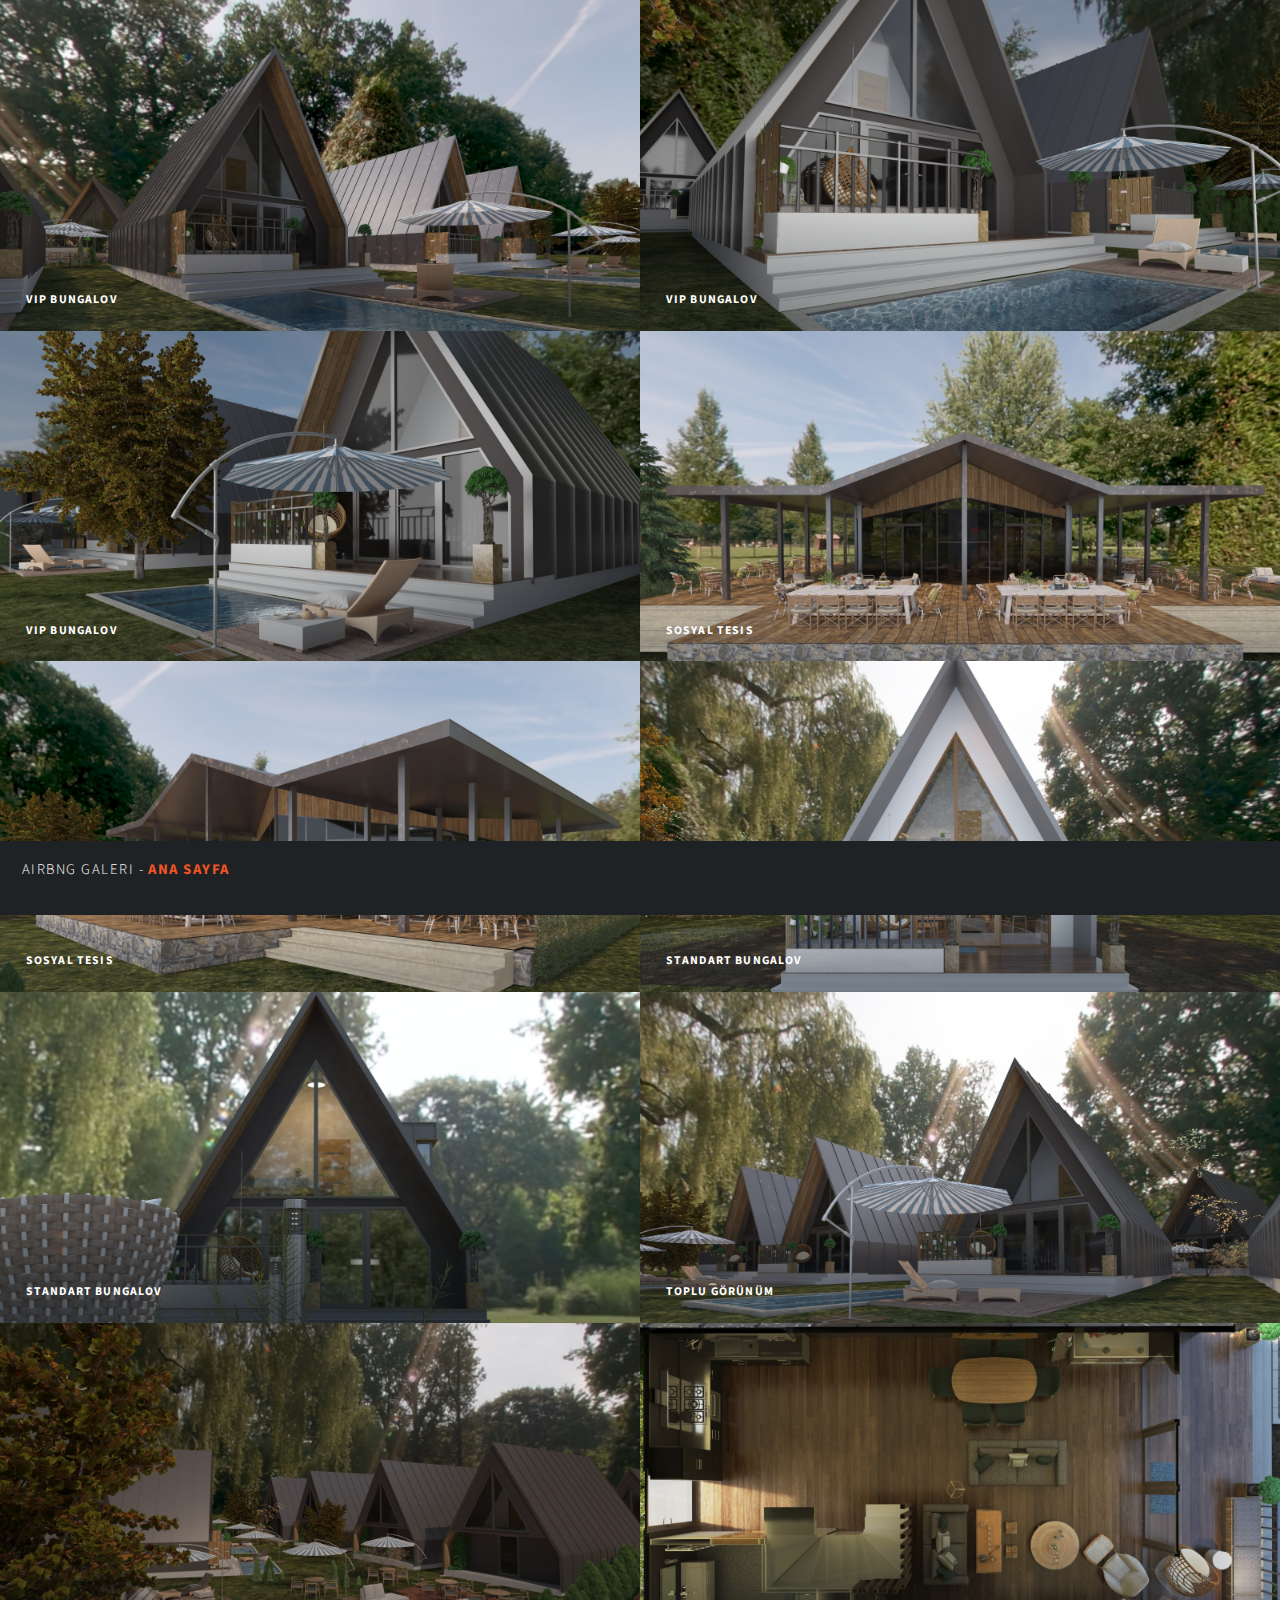
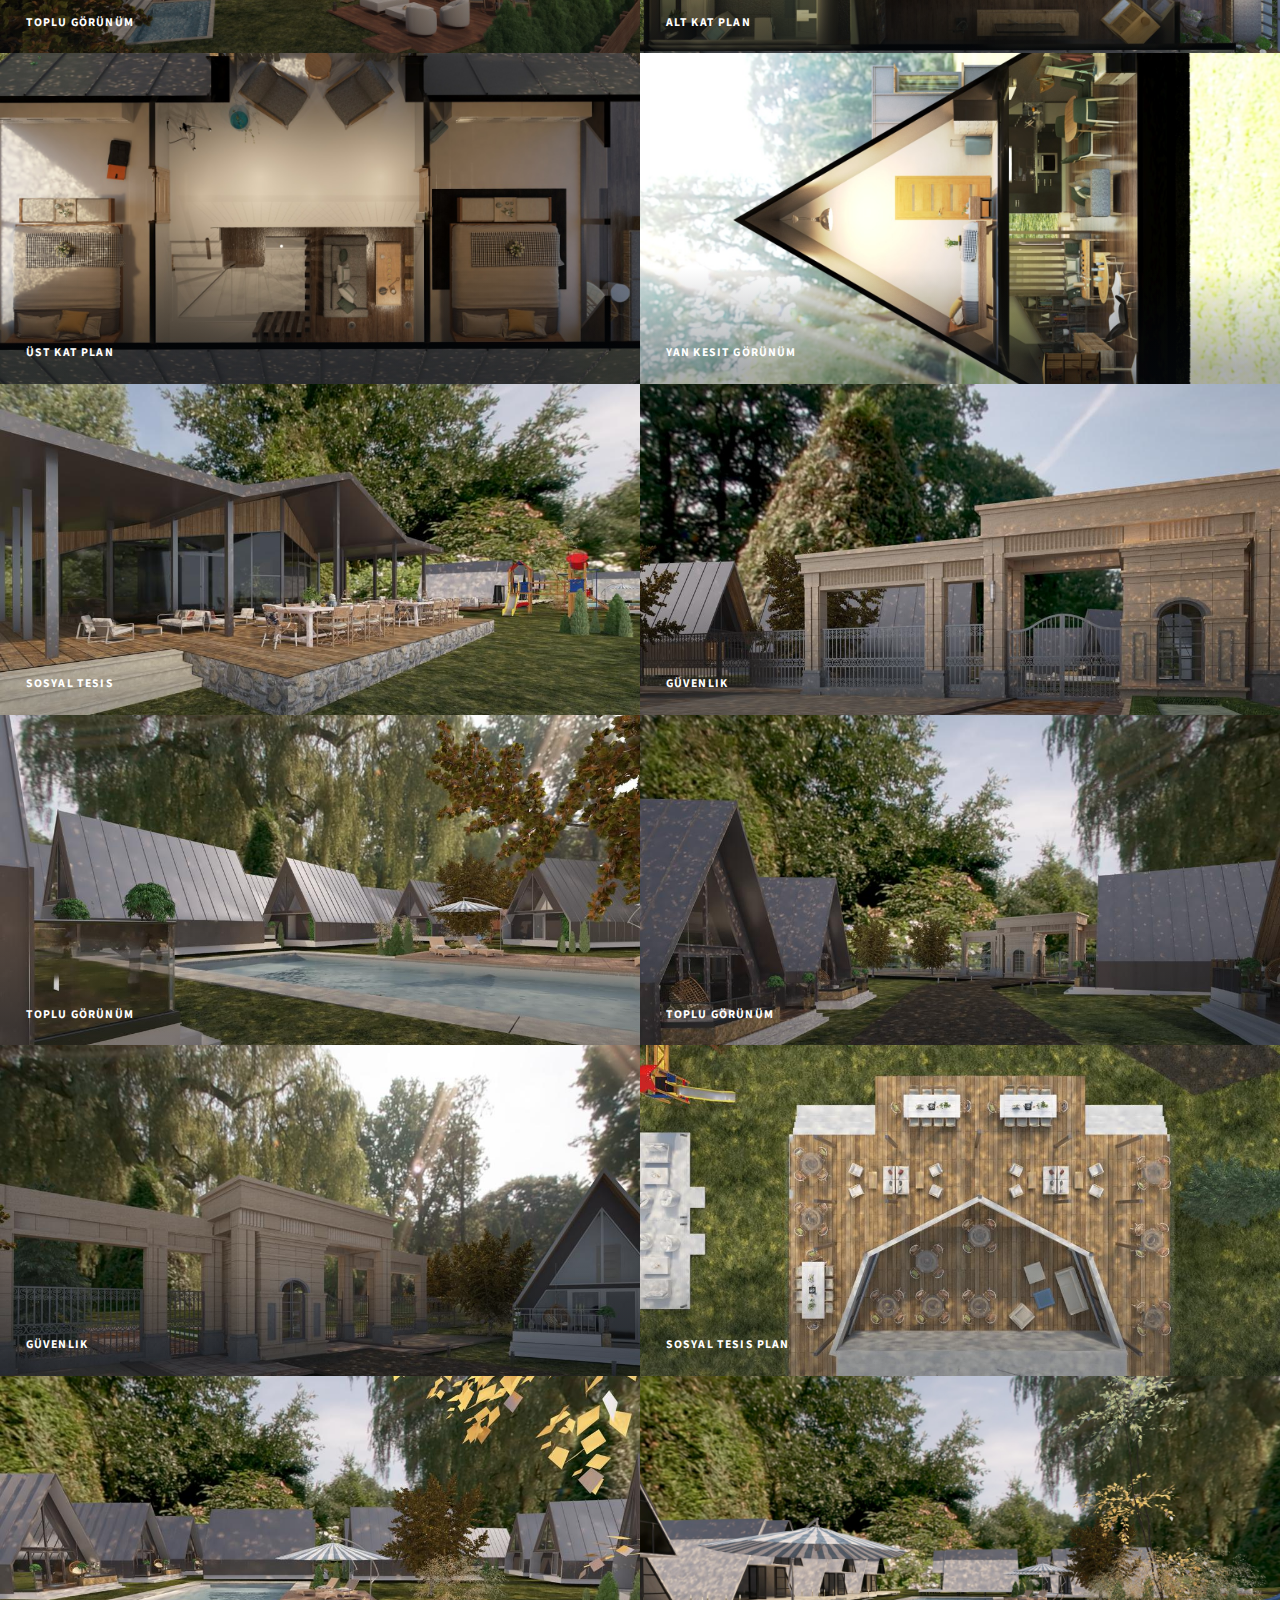
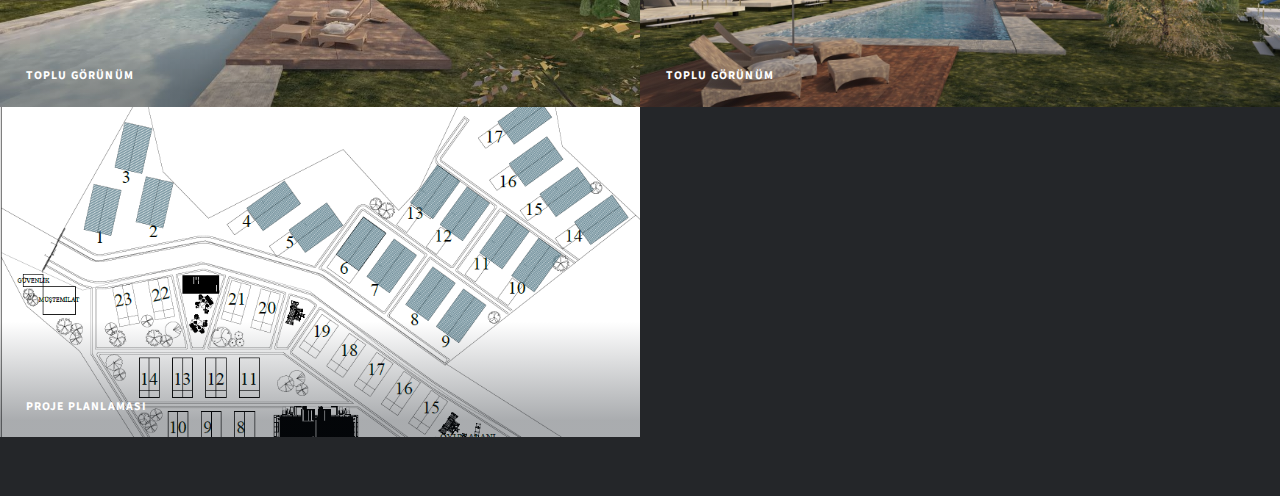
<file: index-gallery.html>
<!DOCTYPE HTML>

<html>
	<head>
		<title>Airbng | Galeri</title>
		<link rel="icon" type="image/x-icon" href="assets/images/favicon.png">
		
		<meta charset="utf-8" />
		<meta name="viewport" content="width=device-width, initial-scale=1, user-scalable=no" />
		<link rel="stylesheet" href="assets/css/main.css" />
		<noscript><link rel="stylesheet" href="assets/css/noscript.css" /></noscript>
	</head>
	<body class="is-preload">

		<!-- Wrapper -->
			<div id="wrapper">

				<!-- Header -->
					<header id="header">
						<h1><a href="index.html"><strong>Airbng Galeri - </strong> <span style="color:#F35525 ;font-weight:bold;">Ana Sayfa</span> </a></h1>
						
					</header>

				<!-- Main -->
					<div id="main">
						<article class="thumb">
							<a href="images/fulls/01.jpg" class="image"><img src="images/thumbs/01.jpg" alt="" /></a>
							<h2>VIP Bungalov</h2>
							<!-- <p>Nunc blandit nisi ligula magna sodales lectus elementum non. Integer id venenatis velit.</p> -->
						</article>
						<article class="thumb">
							<a href="images/fulls/02.jpg" class="image"><img src="images/thumbs/02.jpg" alt="" /></a>
							<h2>VIP Bungalov</h2>
							<!-- <p>Nunc blandit nisi ligula magna sodales lectus elementum non. Integer id venenatis velit.</p> -->
						</article>
						<article class="thumb">
							<a href="images/fulls/03.jpg" class="image"><img src="images/thumbs/03.jpg" alt="" /></a>
							<h2>VIP Bungalov</h2>
							<!-- <p>Nunc blandit nisi ligula magna sodales lectus elementum non. Integer id venenatis velit.</p> -->
						</article>
						<article class="thumb">
							<a href="images/fulls/04.jpg" class="image"><img src="images/thumbs/04.jpg" alt="" /></a>
							<h2>Sosyal Tesis</h2>
							<!-- <p>Nunc blandit nisi ligula magna sodales lectus elementum non. Integer id venenatis velit.</p> -->
						</article>
						<article class="thumb">
							<a href="images/fulls/05.jpg" class="image"><img src="images/thumbs/05.jpg" alt="" /></a>
							<h2>Sosyal Tesis</h2>
							<!-- <p>Nunc blandit nisi ligula magna sodales lectus elementum non. Integer id venenatis velit.</p> -->
						</article>
						<article class="thumb">
							<a href="images/fulls/06.jpg" class="image"><img src="images/thumbs/06.jpg" alt="" /></a>
							<h2>Standart Bungalov</h2>
							<!-- <p>Nunc blandit nisi ligula magna sodales lectus elementum non. Integer id venenatis velit.</p> -->
						</article>
						<article class="thumb">
							<a href="images/fulls/07.jpg" class="image"><img src="images/thumbs/07.jpg" alt="" /></a>
							<h2>Standart Bungalov</h2>
							<!-- <p>Nunc blandit nisi ligula magna sodales lectus elementum non. Integer id venenatis velit.</p> -->
						</article>
						<article class="thumb">
							<a href="images/fulls/08.jpg" class="image"><img src="images/thumbs/08.jpg" alt="" /></a>
							<h2>Toplu Görünüm</h2>
							<!-- <p>Nunc blandit nisi ligula magna sodales lectus elementum non. Integer id venenatis velit.</p> -->
						</article>
						<article class="thumb">
							<a href="images/fulls/09.jpg" class="image"><img src="images/thumbs/09.jpg" alt="" /></a>
							<h2>Toplu Görünüm</h2>
							<!-- <p>Nunc blandit nisi ligula magna sodales lectus elementum non. Integer id venenatis velit.</p> -->
						</article>
						<article class="thumb">
							<a href="images/fulls/10.jpg" class="image"><img src="images/thumbs/10.jpg" alt="" /></a>
							<h2>Alt Kat Plan</h2>
							<!-- <p>Nunc blandit nisi ligula magna sodales lectus elementum non. Integer id venenatis velit.</p> -->
						</article>
						<article class="thumb">
							<a href="images/fulls/11.jpg" class="image"><img src="images/thumbs/11.jpg" alt="" /></a>
							<h2>Üst Kat Plan</h2>
							<!-- <p>Nunc blandit nisi ligula magna sodales lectus elementum non. Integer id venenatis velit.</p> -->
						</article>
						<article class="thumb">
							<a href="images/fulls/12.jpg" class="image"><img src="images/thumbs/12.jpg" alt="" /></a>
							<h2>Yan Kesit Görünüm</h2>
							<!-- <p>Nunc blandit nisi ligula magna sodales lectus elementum non. Integer id venenatis velit.</p> -->
						</article>
						<article class="thumb">
							<a href="images/fulls/13.jpg" class="image"><img src="images/thumbs/13.jpg" alt="" /></a>
							<h2>Sosyal Tesis</h2>
							<!-- <p>Nunc blandit nisi ligula magna sodales lectus elementum non. Integer id venenatis velit.</p> -->
						</article>
						<article class="thumb">
							<a href="images/fulls/14.jpg" class="image"><img src="images/thumbs/14.jpg" alt="" /></a>
							<h2>Güvenlik</h2>
							<!-- <p>Nunc blandit nisi ligula magna sodales lectus elementum non. Integer id venenatis velit.</p> -->
						</article>
						<article class="thumb">
							<a href="images/fulls/15.jpg" class="image"><img src="images/thumbs/15.jpg" alt="" /></a>
							<h2>Toplu Görünüm</h2>
							<!-- <p>Nunc blandit nisi ligula magna sodales lectus elementum non. Integer id venenatis velit.</p> -->
						</article>
						<article class="thumb">
							<a href="images/fulls/16.jpg" class="image"><img src="images/thumbs/16.jpg" alt="" /></a>
							<h2>Toplu Görünüm</h2>
							<!-- <p>Nunc blandit nisi ligula magna sodales lectus elementum non. Integer id venenatis velit.</p> -->
						</article>
						<article class="thumb">
							<a href="images/fulls/17.jpg" class="image"><img src="images/thumbs/17.jpg" alt="" /></a>
							<h2>Güvenlik</h2>
							<!-- <p>Nunc blandit nisi ligula magna sodales lectus elementum non. Integer id venenatis velit.</p> -->
						</article>
						<article class="thumb">
							<a href="images/fulls/18.jpg" class="image"><img src="images/thumbs/18.jpg" alt="" /></a>
							<h2>Sosyal Tesis Plan</h2>
							<!-- <p>Nunc blandit nisi ligula magna sodales lectus elementum non. Integer id venenatis velit.</p> -->
						</article>
						<article class="thumb">
							<a href="images/fulls/19.jpg" class="image"><img src="images/thumbs/19.jpg" alt="" /></a>
							<h2>Toplu Görünüm</h2>
							<!-- <p>Nunc blandit nisi ligula magna sodales lectus elementum non. Integer id venenatis velit.</p> -->
						</article>
						<article class="thumb">
							<a href="images/fulls/20.jpg" class="image"><img src="images/thumbs/20.jpg" alt="" /></a>
							<h2>Toplu Görünüm</h2>
							<!-- <p>Nunc blandit nisi ligula magna sodales lectus elementum non. Integer id venenatis velit.</p> -->
						</article>
						<article class="thumb">
							<a href="images/fulls/21.png" class="image"><img src="images/thumbs/21.png" alt="" /></a>
							<h2>Proje Planlaması</h2>
							<!-- <p>Nunc blandit nisi ligula magna sodales lectus elementum non. Integer id venenatis velit.</p> -->
						</article>
					</div>

			</div>

		<!-- Scripts -->
			<script src="assets/js/jquery.min.js"></script>
			<script src="assets/js/jquery.poptrox.min.js"></script>
			<script src="assets/js/browser.min.js"></script>
			<script src="assets/js/breakpoints.min.js"></script>
			<script src="assets/js/util.js"></script>
			<script src="assets/js/main.js"></script>

	</body>

	<style>
		h2{
			font-weight: bold;
		}
	</style>
</html>
</file>
<file: assets/css/noscript.css>
/*
	Multiverse by HTML5 UP
	html5up.net | @ajlkn
	Free for personal and commercial use under the CCA 3.0 license (html5up.net/license)
*/

/* Wrapper */

	body.is-preload #wrapper:before {
		display: none;
	}

/* Main */

	body.is-preload #main .thumb {
		pointer-events: auto;
		opacity: 1;
	}

/* Header */

	body.is-preload #header {
		-moz-transform: none;
		-webkit-transform: none;
		-ms-transform: none;
		transform: none;
	}
</file>
<file: assets/css/main.css>
@import url(fontawesome-all.min.css);
@import url("https://fonts.googleapis.com/css?family=Source+Sans+Pro:300,300italic,400,400italic");

/*
	Multiverse by HTML5 UP
	html5up.net | @ajlkn
	Free for personal and commercial use under the CCA 3.0 license (html5up.net/license)
*/

@-moz-keyframes spinner {
	0% {
		-moz-transform: rotate(0deg);
		-webkit-transform: rotate(0deg);
		-ms-transform: rotate(0deg);
		transform: rotate(0deg);
	}

	100% {
		-moz-transform: rotate(359deg);
		-webkit-transform: rotate(359deg);
		-ms-transform: rotate(359deg);
		transform: rotate(359deg);
	}
}

@-webkit-keyframes spinner {
	0% {
		-moz-transform: rotate(0deg);
		-webkit-transform: rotate(0deg);
		-ms-transform: rotate(0deg);
		transform: rotate(0deg);
	}

	100% {
		-moz-transform: rotate(359deg);
		-webkit-transform: rotate(359deg);
		-ms-transform: rotate(359deg);
		transform: rotate(359deg);
	}
}

@-ms-keyframes spinner {
	0% {
		-moz-transform: rotate(0deg);
		-webkit-transform: rotate(0deg);
		-ms-transform: rotate(0deg);
		transform: rotate(0deg);
	}

	100% {
		-moz-transform: rotate(359deg);
		-webkit-transform: rotate(359deg);
		-ms-transform: rotate(359deg);
		transform: rotate(359deg);
	}
}

@keyframes spinner {
	0% {
		-moz-transform: rotate(0deg);
		-webkit-transform: rotate(0deg);
		-ms-transform: rotate(0deg);
		transform: rotate(0deg);
	}

	100% {
		-moz-transform: rotate(359deg);
		-webkit-transform: rotate(359deg);
		-ms-transform: rotate(359deg);
		transform: rotate(359deg);
	}
}

html, body, div, span, applet, object,
iframe, h1, h2, h3, h4, h5, h6, p, blockquote,
pre, a, abbr, acronym, address, big, cite,
code, del, dfn, em, img, ins, kbd, q, s, samp,
small, strike, strong, sub, sup, tt, var, b,
u, i, center, dl, dt, dd, ol, ul, li, fieldset,
form, label, legend, table, caption, tbody,
tfoot, thead, tr, th, td, article, aside,
canvas, details, embed, figure, figcaption,
footer, header, hgroup, menu, nav, output, ruby,
section, summary, time, mark, audio, video {
	margin: 0;
	padding: 0;
	border: 0;
	font-size: 100%;
	font: inherit;
	vertical-align: baseline;}

article, aside, details, figcaption, figure,
footer, header, hgroup, menu, nav, section {
	display: block;}

body {
	line-height: 1;
}

ol, ul {
	list-style: none;
}

blockquote, q {
	quotes: none;
}

	blockquote:before, blockquote:after, q:before, q:after {
		content: '';
		content: none;
	}

table {
	border-collapse: collapse;
	border-spacing: 0;
}

body {
	-webkit-text-size-adjust: none;
}

mark {
	background-color: transparent;
	color: inherit;
}

input::-moz-focus-inner {
	border: 0;
	padding: 0;
}

input, select, textarea {
	-moz-appearance: none;
	-webkit-appearance: none;
	-ms-appearance: none;
	appearance: none;
}

/* Basic */

	@-ms-viewport {
		width: device-width;
	}

	body {
		-ms-overflow-style: scrollbar;
	}

	@media screen and (max-width: 480px) {

		html, body {
			min-width: 320px;
		}

	}

	html {
		box-sizing: border-box;
	}

	*, *:before, *:after {
		box-sizing: inherit;
	}

	body {
		background: #242629;
	}

		body.is-preload *, body.is-preload *:before, body.is-preload *:after {
			-moz-animation: none !important;
			-webkit-animation: none !important;
			-ms-animation: none !important;
			animation: none !important;
			-moz-transition: none !important;
			-webkit-transition: none !important;
			-ms-transition: none !important;
			transition: none !important;
		}

		body.is-resizing *, body.is-resizing *:before, body.is-resizing *:after {
			-moz-animation: none !important;
			-webkit-animation: none !important;
			-ms-animation: none !important;
			animation: none !important;
			-moz-transition: none !important;
			-webkit-transition: none !important;
			-ms-transition: none !important;
			transition: none !important;
		}

/* Type */

	body, input, select, textarea {
		color: #a0a0a1;
		font-family: "Source Sans Pro", Helvetica, sans-serif;
		font-size: 15pt;
		font-weight: 300;
		letter-spacing: 0.025em;
		line-height: 1.65;
	}

		@media screen and (max-width: 1680px) {

			body, input, select, textarea {
				font-size: 11pt;
			}

		}

	a {
		-moz-transition: color 0.2s ease-in-out, border-bottom-color 0.2s ease-in-out;
		-webkit-transition: color 0.2s ease-in-out, border-bottom-color 0.2s ease-in-out;
		-ms-transition: color 0.2s ease-in-out, border-bottom-color 0.2s ease-in-out;
		transition: color 0.2s ease-in-out, border-bottom-color 0.2s ease-in-out;
		border-bottom: dotted 1px;
		color: #34a58e;
		text-decoration: none;
	}

		a:hover {
			border-bottom-color: transparent;
			color: #34a58e !important;
		}

	strong, b {
		color: #ffffff;
		font-weight: 300;
	}

	em, i {
		font-style: italic;
	}

	p {
		margin: 0 0 2em 0;
	}

	h1, h2, h3, h4, h5, h6 {
		color: #ffffff;
		font-weight: 300;
		letter-spacing: 0.1em;
		line-height: 1.5;
		margin: 0 0 1em 0;
		text-transform: uppercase;
	}

		h1 a, h2 a, h3 a, h4 a, h5 a, h6 a {
			color: inherit;
			text-decoration: none;
		}

	h1 {
		font-size: 2em;
	}

	h2 {
		font-size: 1.25em;
	}

	h3 {
		font-size: 1.1em;
	}

	h4 {
		font-size: 1em;
	}

	h5 {
		font-size: 0.9em;
	}

	h6 {
		font-size: 0.7em;
	}

	@media screen and (max-width: 736px) {

		h2 {
			font-size: 1em;
		}

		h3 {
			font-size: 0.9em;
		}

		h4 {
			font-size: 0.8em;
		}

		h5 {
			font-size: 0.7em;
		}

		h6 {
			font-size: 0.7em;
		}

	}

	sub {
		font-size: 0.8em;
		position: relative;
		top: 0.5em;
	}

	sup {
		font-size: 0.8em;
		position: relative;
		top: -0.5em;
	}

	blockquote {
		border-left: 4px #36383c;
		font-style: italic;
		margin: 0 0 2em 0;
		padding: 0.5em 0 0.5em 2em;
	}

	code {
		background: #34363b;
		border: solid 1px #36383c;
		font-family: "Courier New", monospace;
		font-size: 0.9em;
		margin: 0 0.25em;
		padding: 0.25em 0.65em;
	}

	pre {
		-webkit-overflow-scrolling: touch;
		font-family: "Courier New", monospace;
		font-size: 0.9em;
		margin: 0 0 2em 0;
	}

		pre code {
			display: block;
			line-height: 1.75;
			padding: 1em 1.5em;
			overflow-x: auto;
		}

	hr {
		border: 0;
		border-bottom: solid 1px #36383c;
		margin: 2em 0;
	}

		hr.major {
			margin: 3em 0;
		}

	.align-left {
		text-align: left;
	}

	.align-center {
		text-align: center;
	}

	.align-right {
		text-align: right;
	}

/* Button */

	input[type="submit"],
	input[type="reset"],
	input[type="button"],
	button,
	.button {
		-moz-appearance: none;
		-webkit-appearance: none;
		-ms-appearance: none;
		appearance: none;
		-moz-transition: background-color 0.2s ease-in-out, box-shadow 0.2s ease-in-out, color 0.2s ease-in-out;
		-webkit-transition: background-color 0.2s ease-in-out, box-shadow 0.2s ease-in-out, color 0.2s ease-in-out;
		-ms-transition: background-color 0.2s ease-in-out, box-shadow 0.2s ease-in-out, color 0.2s ease-in-out;
		transition: background-color 0.2s ease-in-out, box-shadow 0.2s ease-in-out, color 0.2s ease-in-out;
		background-color: transparent;
		border: 0;
		border-radius: 0;
		box-shadow: inset 0 0 0 2px #36383c;
		color: #ffffff !important;
		cursor: pointer;
		display: inline-block;
		font-size: 0.9em;
		font-weight: 300;
		height: 3.05556em;
		letter-spacing: 0.1em;
		line-height: 3.05556em;
		padding: 0 2.5em;
		text-align: center;
		text-decoration: none;
		text-transform: uppercase;
		white-space: nowrap;
	}

		input[type="submit"]:hover,
		input[type="reset"]:hover,
		input[type="button"]:hover,
		button:hover,
		.button:hover {
			box-shadow: inset 0 0 0 2px #34a58e;
			color: #34a58e !important;
		}

			input[type="submit"]:hover:active,
			input[type="reset"]:hover:active,
			input[type="button"]:hover:active,
			button:hover:active,
			.button:hover:active {
				background-color: rgba(52, 165, 142, 0.15);
				color: #34a58e !important;
			}

		input[type="submit"].icon,
		input[type="reset"].icon,
		input[type="button"].icon,
		button.icon,
		.button.icon {
			padding-left: 1.35em;
		}

			input[type="submit"].icon:before,
			input[type="reset"].icon:before,
			input[type="button"].icon:before,
			button.icon:before,
			.button.icon:before {
				margin-right: 0.5em;
			}

		input[type="submit"].fit,
		input[type="reset"].fit,
		input[type="button"].fit,
		button.fit,
		.button.fit {
			width: 100%;
		}

		input[type="submit"].small,
		input[type="reset"].small,
		input[type="button"].small,
		button.small,
		.button.small {
			font-size: 0.8em;
		}

		input[type="submit"].large,
		input[type="reset"].large,
		input[type="button"].large,
		button.large,
		.button.large {
			font-size: 1.35em;
		}

		input[type="submit"].primary,
		input[type="reset"].primary,
		input[type="button"].primary,
		button.primary,
		.button.primary {
			background-color: #34a58e;
			box-shadow: none;
		}

			input[type="submit"].primary:hover,
			input[type="reset"].primary:hover,
			input[type="button"].primary:hover,
			button.primary:hover,
			.button.primary:hover {
				background-color: #47c5ab;
				color: #ffffff !important;
			}

				input[type="submit"].primary:hover:active,
				input[type="reset"].primary:hover:active,
				input[type="button"].primary:hover:active,
				button.primary:hover:active,
				.button.primary:hover:active {
					background-color: #287e6d;
				}

		input[type="submit"].disabled, input[type="submit"]:disabled,
		input[type="reset"].disabled,
		input[type="reset"]:disabled,
		input[type="button"].disabled,
		input[type="button"]:disabled,
		button.disabled,
		button:disabled,
		.button.disabled,
		.button:disabled {
			pointer-events: none;
			opacity: 0.35;
		}

/* Form */

	form {
		margin: 0 0 2em 0;
	}

		form > :last-child {
			margin-bottom: 0;
		}

		form > .fields {
			display: -moz-flex;
			display: -webkit-flex;
			display: -ms-flex;
			display: flex;
			-moz-flex-wrap: wrap;
			-webkit-flex-wrap: wrap;
			-ms-flex-wrap: wrap;
			flex-wrap: wrap;
			width: calc(100% + 3em);
			margin: -1.5em 0 2em -1.5em;
		}

			form > .fields > .field {
				-moz-flex-grow: 0;
				-webkit-flex-grow: 0;
				-ms-flex-grow: 0;
				flex-grow: 0;
				-moz-flex-shrink: 0;
				-webkit-flex-shrink: 0;
				-ms-flex-shrink: 0;
				flex-shrink: 0;
				padding: 1.5em 0 0 1.5em;
				width: calc(100% - 1.5em);
			}

				form > .fields > .field.half {
					width: calc(50% - 0.75em);
				}

				form > .fields > .field.third {
					width: calc(100%/3 - 0.5em);
				}

				form > .fields > .field.quarter {
					width: calc(25% - 0.375em);
				}

		@media screen and (max-width: 736px) {

			form > .fields {
				width: calc(100% + 3em);
				margin: -1.5em 0 2em -1.5em;
			}

				form > .fields > .field {
					padding: 1.5em 0 0 1.5em;
					width: calc(100% - 1.5em);
				}

					form > .fields > .field.half {
						width: calc(100% - 1.5em);
					}

					form > .fields > .field.third {
						width: calc(100% - 1.5em);
					}

					form > .fields > .field.quarter {
						width: calc(100% - 1.5em);
					}

		}

	label {
		color: #ffffff;
		display: block;
		font-size: 0.9em;
		font-weight: 300;
		margin: 0 0 1em 0;
	}

	input[type="text"],
	input[type="password"],
	input[type="email"],
	input[type="tel"],
	input[type="search"],
	input[type="url"],
	select,
	textarea {
		-moz-appearance: none;
		-webkit-appearance: none;
		-ms-appearance: none;
		appearance: none;
		background: #34363b;
		border: 0;
		border-radius: 0;
		color: #a0a0a1;
		display: block;
		outline: 0;
		padding: 0 1em;
		text-decoration: none;
		width: 100%;
	}

		input[type="text"]:invalid,
		input[type="password"]:invalid,
		input[type="email"]:invalid,
		input[type="tel"]:invalid,
		input[type="search"]:invalid,
		input[type="url"]:invalid,
		select:invalid,
		textarea:invalid {
			box-shadow: none;
		}

		input[type="text"]:focus,
		input[type="password"]:focus,
		input[type="email"]:focus,
		input[type="tel"]:focus,
		input[type="search"]:focus,
		input[type="url"]:focus,
		select:focus,
		textarea:focus {
			box-shadow: inset 0 0 0 2px #34a58e;
		}

	select {
		background-image: url("data:image/svg+xml;charset=utf8,%3Csvg xmlns='http://www.w3.org/2000/svg' width='40' height='40' preserveAspectRatio='none' viewBox='0 0 40 40'%3E%3Cpath d='M9.4,12.3l10.4,10.4l10.4-10.4c0.2-0.2,0.5-0.4,0.9-0.4c0.3,0,0.6,0.1,0.9,0.4l3.3,3.3c0.2,0.2,0.4,0.5,0.4,0.9 c0,0.4-0.1,0.6-0.4,0.9L20.7,31.9c-0.2,0.2-0.5,0.4-0.9,0.4c-0.3,0-0.6-0.1-0.9-0.4L4.3,17.3c-0.2-0.2-0.4-0.5-0.4-0.9 c0-0.4,0.1-0.6,0.4-0.9l3.3-3.3c0.2-0.2,0.5-0.4,0.9-0.4S9.1,12.1,9.4,12.3z' fill='%2336383c' /%3E%3C/svg%3E");
		background-size: 1.25rem;
		background-repeat: no-repeat;
		background-position: calc(100% - 1rem) center;
		height: 2.75em;
		padding-right: 2.75em;
		text-overflow: ellipsis;
	}

		select option {
			color: #ffffff;
			background: #242629;
		}

		select:focus::-ms-value {
			background-color: transparent;
		}

		select::-ms-expand {
			display: none;
		}

	input[type="text"],
	input[type="password"],
	input[type="email"],
	input[type="tel"],
	input[type="search"],
	input[type="url"],
	select {
		height: 2.75em;
	}

	textarea {
		padding: 0.75em 1em;
	}

	input[type="checkbox"],
	input[type="radio"] {
		-moz-appearance: none;
		-webkit-appearance: none;
		-ms-appearance: none;
		appearance: none;
		display: block;
		float: left;
		margin-right: -2em;
		opacity: 0;
		width: 1em;
		z-index: -1;
	}

		input[type="checkbox"] + label,
		input[type="radio"] + label {
			text-decoration: none;
			color: #a0a0a1;
			cursor: pointer;
			display: inline-block;
			font-size: 1em;
			font-weight: 300;
			padding-left: 2.4em;
			padding-right: 0.75em;
			position: relative;
		}

			input[type="checkbox"] + label:before,
			input[type="radio"] + label:before {
				-moz-osx-font-smoothing: grayscale;
				-webkit-font-smoothing: antialiased;
				display: inline-block;
				font-style: normal;
				font-variant: normal;
				text-rendering: auto;
				line-height: 1;
				text-transform: none !important;
				font-family: 'Font Awesome 5 Free';
				font-weight: 900;
			}

			input[type="checkbox"] + label:before,
			input[type="radio"] + label:before {
				background: #34363b;
				content: '';
				display: inline-block;
				font-size: 0.8em;
				height: 2.0625em;
				left: 0;
				line-height: 2.0625em;
				position: absolute;
				text-align: center;
				top: 0;
				width: 2.0625em;
			}

		input[type="checkbox"]:checked + label:before,
		input[type="radio"]:checked + label:before {
			background: #34a58e;
			border-color: #34a58e;
			color: #ffffff;
			content: '\f00c';
		}

		input[type="checkbox"]:focus + label:before,
		input[type="radio"]:focus + label:before {
			box-shadow: 0 0 0 2px #34a58e;
		}

	input[type="radio"] + label:before {
		border-radius: 100%;
	}

	::-webkit-input-placeholder {
		color: #707071 !important;
		opacity: 1.0;
	}

	:-moz-placeholder {
		color: #707071 !important;
		opacity: 1.0;
	}

	::-moz-placeholder {
		color: #707071 !important;
		opacity: 1.0;
	}

	:-ms-input-placeholder {
		color: #707071 !important;
		opacity: 1.0;
	}

/* Icon */

	.icon {
		text-decoration: none;
		border-bottom: none;
		position: relative;
	}

		.icon:before {
			-moz-osx-font-smoothing: grayscale;
			-webkit-font-smoothing: antialiased;
			display: inline-block;
			font-style: normal;
			font-variant: normal;
			text-rendering: auto;
			line-height: 1;
			text-transform: none !important;
			font-family: 'Font Awesome 5 Free';
			font-weight: 400;
		}

		.icon > .label {
			display: none;
		}

		.icon:before {
			line-height: inherit;
		}

		.icon.solid:before {
			font-weight: 900;
		}

		.icon.brands:before {
			font-family: 'Font Awesome 5 Brands';
		}

/* List */

	ol {
		list-style: decimal;
		margin: 0 0 2em 0;
		padding-left: 1.25em;
	}

		ol li {
			padding-left: 0.25em;
		}

	ul {
		list-style: disc;
		margin: 0 0 2em 0;
		padding-left: 1em;
	}

		ul li {
			padding-left: 0.5em;
		}

		ul.alt {
			list-style: none;
			padding-left: 0;
		}

			ul.alt li {
				border-top: solid 1px #36383c;
				padding: 0.5em 0;
			}

				ul.alt li:first-child {
					border-top: 0;
					padding-top: 0;
				}

	dl {
		margin: 0 0 2em 0;
	}

		dl dt {
			display: block;
			font-weight: 300;
			margin: 0 0 1em 0;
		}

		dl dd {
			margin-left: 2em;
		}

/* Actions */

	ul.actions {
		display: -moz-flex;
		display: -webkit-flex;
		display: -ms-flex;
		display: flex;
		cursor: default;
		list-style: none;
		margin-left: -1em;
		padding-left: 0;
	}

		ul.actions li {
			padding: 0 0 0 1em;
			vertical-align: middle;
		}

		ul.actions.special {
			-moz-justify-content: center;
			-webkit-justify-content: center;
			-ms-justify-content: center;
			justify-content: center;
			width: 100%;
			margin-left: 0;
		}

			ul.actions.special li:first-child {
				padding-left: 0;
			}

		ul.actions.stacked {
			-moz-flex-direction: column;
			-webkit-flex-direction: column;
			-ms-flex-direction: column;
			flex-direction: column;
			margin-left: 0;
		}

			ul.actions.stacked li {
				padding: 1.3em 0 0 0;
			}

				ul.actions.stacked li:first-child {
					padding-top: 0;
				}

		ul.actions.fit {
			width: calc(100% + 1em);
		}

			ul.actions.fit li {
				-moz-flex-grow: 1;
				-webkit-flex-grow: 1;
				-ms-flex-grow: 1;
				flex-grow: 1;
				-moz-flex-shrink: 1;
				-webkit-flex-shrink: 1;
				-ms-flex-shrink: 1;
				flex-shrink: 1;
				width: 100%;
			}

				ul.actions.fit li > * {
					width: 100%;
				}

			ul.actions.fit.stacked {
				width: 100%;
			}

		@media screen and (max-width: 480px) {

			ul.actions:not(.fixed) {
				-moz-flex-direction: column;
				-webkit-flex-direction: column;
				-ms-flex-direction: column;
				flex-direction: column;
				margin-left: 0;
				width: 100% !important;
			}

				ul.actions:not(.fixed) li {
					-moz-flex-grow: 1;
					-webkit-flex-grow: 1;
					-ms-flex-grow: 1;
					flex-grow: 1;
					-moz-flex-shrink: 1;
					-webkit-flex-shrink: 1;
					-ms-flex-shrink: 1;
					flex-shrink: 1;
					padding: 1em 0 0 0;
					text-align: center;
					width: 100%;
				}

					ul.actions:not(.fixed) li > * {
						width: 100%;
					}

					ul.actions:not(.fixed) li:first-child {
						padding-top: 0;
					}

					ul.actions:not(.fixed) li input[type="submit"],
					ul.actions:not(.fixed) li input[type="reset"],
					ul.actions:not(.fixed) li input[type="button"],
					ul.actions:not(.fixed) li button,
					ul.actions:not(.fixed) li .button {
						width: 100%;
					}

						ul.actions:not(.fixed) li input[type="submit"].icon:before,
						ul.actions:not(.fixed) li input[type="reset"].icon:before,
						ul.actions:not(.fixed) li input[type="button"].icon:before,
						ul.actions:not(.fixed) li button.icon:before,
						ul.actions:not(.fixed) li .button.icon:before {
							margin-left: -0.5rem;
						}

		}

/* Icons */

	ul.icons {
		cursor: default;
		list-style: none;
		padding-left: 0;
	}

		ul.icons li {
			display: inline-block;
			padding: 0 1em 0 0;
		}

			ul.icons li:last-child {
				padding-right: 0;
			}

			ul.icons li .icon {
				color: #505051;
			}

				ul.icons li .icon:before {
					font-size: 1.5em;
				}

/* Table */

	.table-wrapper {
		-webkit-overflow-scrolling: touch;
		overflow-x: auto;
	}

	table {
		margin: 0 0 2em 0;
		width: 100%;
	}

		table tbody tr {
			border: solid 1px #36383c;
			border-left: 0;
			border-right: 0;
		}

			table tbody tr:nth-child(2n + 1) {
				background-color: #34363b;
			}

		table td {
			padding: 0.75em 0.75em;
		}

		table th {
			color: #ffffff;
			font-size: 0.9em;
			font-weight: 300;
			padding: 0 0.75em 0.75em 0.75em;
			text-align: left;
		}

		table thead {
			border-bottom: solid 2px #36383c;
		}

		table tfoot {
			border-top: solid 2px #36383c;
		}

		table.alt {
			border-collapse: separate;
		}

			table.alt tbody tr td {
				border: solid 1px #36383c;
				border-left-width: 0;
				border-top-width: 0;
			}

				table.alt tbody tr td:first-child {
					border-left-width: 1px;
				}

			table.alt tbody tr:first-child td {
				border-top-width: 1px;
			}

			table.alt thead {
				border-bottom: 0;
			}

			table.alt tfoot {
				border-top: 0;
			}

/* Panel */

	.panel {
		padding: 4em 4em 2em 4em ;
		-moz-transform: translateY(100vh);
		-webkit-transform: translateY(100vh);
		-ms-transform: translateY(100vh);
		transform: translateY(100vh);
		-moz-transition: -moz-transform 0.5s ease;
		-webkit-transition: -webkit-transform 0.5s ease;
		-ms-transition: -ms-transform 0.5s ease;
		transition: transform 0.5s ease;
		-webkit-overflow-scrolling: touch;
		background: rgba(36, 38, 41, 0.975);
		bottom: 4em;
		left: 0;
		max-height: calc(80vh - 4em);
		overflow-y: auto;
		position: fixed;
		width: 100%;
		z-index: 10001;
	}

		.panel.active {
			-moz-transform: translateY(1px);
			-webkit-transform: translateY(1px);
			-ms-transform: translateY(1px);
			transform: translateY(1px);
		}

		.panel > .inner {
			margin: 0 auto;
			max-width: 100%;
			width: 75em;
		}

			.panel > .inner.split {
				display: -moz-flex;
				display: -webkit-flex;
				display: -ms-flex;
				display: flex;
			}

				.panel > .inner.split > div {
					margin-left: 4em;
					width: 50%;
				}

				.panel > .inner.split > :first-child {
					margin-left: 0;
				}

		.panel > .closer {
			-moz-transition: opacity 0.2s ease-in-out;
			-webkit-transition: opacity 0.2s ease-in-out;
			-ms-transition: opacity 0.2s ease-in-out;
			transition: opacity 0.2s ease-in-out;
			background-image: url("images/close.svg");
			background-position: center;
			background-repeat: no-repeat;
			background-size: 3em;
			cursor: pointer;
			height: 5em;
			opacity: 0.25;
			position: absolute;
			right: 0;
			top: 0;
			width: 5em;
			z-index: 2;
		}

			.panel > .closer:hover {
				opacity: 1.0;
			}

		@media screen and (max-width: 1280px) {

			.panel {
				padding: 3em 3em 1em 3em ;
			}

				.panel > .inner.split > div {
					margin-left: 3em;
				}

				.panel > .closer {
					background-size: 2.5em;
					background-position: 75% 25%;
				}

		}

		@media screen and (max-width: 980px) {

			.panel > .inner.split {
				-moz-flex-direction: column;
				-webkit-flex-direction: column;
				-ms-flex-direction: column;
				flex-direction: column;
			}

				.panel > .inner.split > div {
					margin-left: 0;
					width: 100%;
				}

		}

		@media screen and (max-width: 736px) {

			.panel {
				-moz-transform: translateY(-100vh);
				-webkit-transform: translateY(-100vh);
				-ms-transform: translateY(-100vh);
				transform: translateY(-100vh);
				padding: 4em 2em 2em 2em ;
				bottom: auto;
				top: calc(4em - 1px);
			}

				.panel.active {
					-moz-transform: translateY(0);
					-webkit-transform: translateY(0);
					-ms-transform: translateY(0);
					transform: translateY(0);
				}

		}

/* Poptrox Popup */

	.poptrox-overlay {
		-webkit-tap-highlight-color: rgba(255, 255, 255, 0);
	}

	.poptrox-popup {
		background: rgba(31, 34, 36, 0.925);
		box-shadow: 0 1em 3em 0.5em rgba(0, 0, 0, 0.25);
		cursor: default;
	}

		.poptrox-popup:before {
			-moz-transition: opacity 0.2s ease-in-out;
			-webkit-transition: opacity 0.2s ease-in-out;
			-ms-transition: opacity 0.2s ease-in-out;
			transition: opacity 0.2s ease-in-out;
			background-image: -moz-linear-gradient(to left, rgba(31,34,36,0.35), rgba(31,34,36,0) 10em, rgba(31,34,36,0)), -moz-linear-gradient(to right, rgba(31,34,36,0.35), rgba(31,34,36,0) 10em, rgba(31,34,36,0));
			background-image: -webkit-linear-gradient(to left, rgba(31,34,36,0.35), rgba(31,34,36,0) 10em, rgba(31,34,36,0)), -webkit-linear-gradient(to right, rgba(31,34,36,0.35), rgba(31,34,36,0) 10em, rgba(31,34,36,0));
			background-image: -ms-linear-gradient(to left, rgba(31,34,36,0.35), rgba(31,34,36,0) 10em, rgba(31,34,36,0)), -ms-linear-gradient(to right, rgba(31,34,36,0.35), rgba(31,34,36,0) 10em, rgba(31,34,36,0));
			background-image: linear-gradient(to left, rgba(31,34,36,0.35), rgba(31,34,36,0) 10em, rgba(31,34,36,0)), linear-gradient(to right, rgba(31,34,36,0.35), rgba(31,34,36,0) 10em, rgba(31,34,36,0));
			content: '';
			display: block;
			height: 100%;
			left: 0;
			position: absolute;
			top: 0;
			width: 100%;
			z-index: 1;
			opacity: 1;
		}

		.poptrox-popup .closer {
			-moz-transition: opacity 0.2s ease-in-out;
			-webkit-transition: opacity 0.2s ease-in-out;
			-ms-transition: opacity 0.2s ease-in-out;
			transition: opacity 0.2s ease-in-out;
			background-image: url("images/close.svg");
			background-position: center;
			background-repeat: no-repeat;
			background-size: 3em;
			height: 5em;
			opacity: 0;
			position: absolute;
			right: 0;
			top: 0;
			width: 5em;
			z-index: 2;
		}

		.poptrox-popup .nav-previous,
		.poptrox-popup .nav-next {
			-moz-transition: opacity 0.2s ease-in-out;
			-webkit-transition: opacity 0.2s ease-in-out;
			-ms-transition: opacity 0.2s ease-in-out;
			transition: opacity 0.2s ease-in-out;
			background-image: url("images/arrow.svg");
			background-position: center;
			background-repeat: no-repeat;
			background-size: 5em;
			cursor: pointer;
			height: 8em;
			margin-top: -4em;
			opacity: 0;
			position: absolute;
			top: 50%;
			width: 6em;
			z-index: 2;
		}

		.poptrox-popup .nav-previous {
			-moz-transform: scaleX(-1);
			-webkit-transform: scaleX(-1);
			-ms-transform: scaleX(-1);
			transform: scaleX(-1);
			left: 0;
		}

		.poptrox-popup .nav-next {
			right: 0;
		}

		.poptrox-popup .caption {
			padding: 2em 2em 0.1em 2em ;
			background-image: -moz-linear-gradient(to top, rgba(16,16,16,0.45) 25%, rgba(16,16,16,0) 100%);
			background-image: -webkit-linear-gradient(to top, rgba(16,16,16,0.45) 25%, rgba(16,16,16,0) 100%);
			background-image: -ms-linear-gradient(to top, rgba(16,16,16,0.45) 25%, rgba(16,16,16,0) 100%);
			background-image: linear-gradient(to top, rgba(16,16,16,0.45) 25%, rgba(16,16,16,0) 100%);
			bottom: 0;
			cursor: default;
			left: 0;
			position: absolute;
			text-align: left;
			width: 100%;
			z-index: 2;
		}

			.poptrox-popup .caption h2, .poptrox-popup .caption h3, .poptrox-popup .caption h4, .poptrox-popup .caption h5, .poptrox-popup .caption h6 {
				margin: 0 0 0.5em 0;
			}

			.poptrox-popup .caption p {
				color: #ffffff;
			}

		.poptrox-popup .loader {
			-moz-animation: spinner 1s infinite linear !important;
			-webkit-animation: spinner 1s infinite linear !important;
			-ms-animation: spinner 1s infinite linear !important;
			animation: spinner 1s infinite linear !important;
			background-image: url("images/spinner.svg");
			background-position: center;
			background-repeat: no-repeat;
			background-size: contain;
			display: block;
			font-size: 2em;
			height: 2em;
			left: 50%;
			line-height: 2em;
			margin: -1em 0 0 -1em;
			opacity: 0.25;
			position: absolute;
			text-align: center;
			top: 50%;
			width: 2em;
		}

		.poptrox-popup:hover .closer,
		.poptrox-popup:hover .nav-previous,
		.poptrox-popup:hover .nav-next {
			opacity: 0.5;
		}

			.poptrox-popup:hover .closer:hover,
			.poptrox-popup:hover .nav-previous:hover,
			.poptrox-popup:hover .nav-next:hover {
				opacity: 1.0;
			}

		.poptrox-popup.loading:before {
			opacity: 0;
		}

		body.touch .poptrox-popup .closer,
		body.touch .poptrox-popup .nav-previous,
		body.touch .poptrox-popup .nav-next {
			opacity: 1.0 !important;
		}

		@media screen and (max-width: 980px) {

			.poptrox-popup .closer {
				background-size: 3em;
			}

			.poptrox-popup .nav-previous,
			.poptrox-popup .nav-next {
				background-size: 4em;
			}

		}

		@media screen and (max-width: 736px) {

			.poptrox-popup:before {
				display: none;
			}

			.poptrox-popup .caption {
				display: none !important;
			}

			.poptrox-popup .closer,
			.poptrox-popup .nav-previous,
			.poptrox-popup .nav-next {
				display: none !important;
			}

		}

/* Wrapper */

	#wrapper {
		-moz-transition: -moz-filter 0.5s ease, -webkit-filter 0.5s ease, -ms-filter 0.5s ease, -moz-filter 0.5s ease;
		-webkit-transition: -moz-filter 0.5s ease, -webkit-filter 0.5s ease, -ms-filter 0.5s ease, -webkit-filter 0.5s ease;
		-ms-transition: -moz-filter 0.5s ease, -webkit-filter 0.5s ease, -ms-filter 0.5s ease, -ms-filter 0.5s ease;
		transition: -moz-filter 0.5s ease, -webkit-filter 0.5s ease, -ms-filter 0.5s ease, filter 0.5s ease;
		position: relative;
	}

		#wrapper:after {
			pointer-events: none;
			-moz-transition: opacity 0.5s ease, visibility 0.5s;
			-webkit-transition: opacity 0.5s ease, visibility 0.5s;
			-ms-transition: opacity 0.5s ease, visibility 0.5s;
			transition: opacity 0.5s ease, visibility 0.5s;
			background: rgba(36, 38, 41, 0.5);
			content: '';
			display: block;
			height: 100%;
			left: 0;
			opacity: 0;
			position: absolute;
			top: 0;
			visibility: hidden;
			width: 100%;
			z-index: 1;
		}

			body.ie #wrapper:after {
				background: rgba(36, 38, 41, 0.8);
			}

		body.modal-active #wrapper {
			-moz-filter: blur(8px);
			-webkit-filter: blur(8px);
			-ms-filter: blur(8px);
			filter: blur(8px);
		}

			body.modal-active #wrapper:after {
				pointer-events: auto;
				opacity: 1;
				visibility: visible;
				z-index: 10003;
			}

		#wrapper:before {
			-moz-animation: spinner 1s infinite linear !important;
			-webkit-animation: spinner 1s infinite linear !important;
			-ms-animation: spinner 1s infinite linear !important;
			animation: spinner 1s infinite linear !important;
			pointer-events: none;
			-moz-transition: top 0.75s ease-in-out, opacity 0.35s ease-out, visibility 0.35s;
			-webkit-transition: top 0.75s ease-in-out, opacity 0.35s ease-out, visibility 0.35s;
			-ms-transition: top 0.75s ease-in-out, opacity 0.35s ease-out, visibility 0.35s;
			transition: top 0.75s ease-in-out, opacity 0.35s ease-out, visibility 0.35s;
			background-image: url("images/spinner.svg");
			background-position: center;
			background-repeat: no-repeat;
			background-size: contain;
			content: '';
			display: block;
			font-size: 2em;
			height: 2em;
			left: 50%;
			line-height: 2em;
			margin: -1em 0 0 -1em;
			opacity: 0;
			position: fixed;
			text-align: center;
			top: 75%;
			visibility: hidden;
			width: 2em;
		}

		body.is-preload #wrapper:before {
			-moz-transition: opacity 1s ease-out !important;
			-webkit-transition: opacity 1s ease-out !important;
			-ms-transition: opacity 1s ease-out !important;
			transition: opacity 1s ease-out !important;
			-moz-transition-delay: 0.5s !important;
			-webkit-transition-delay: 0.5s !important;
			-ms-transition-delay: 0.5s !important;
			transition-delay: 0.5s !important;
			opacity: 0.25;
			top: 50%;
			visibility: visible;
		}

/* Header */

	body {
		padding: 0 0 4em 0;
	}

	#header {
		-moz-transform: translateY(0);
		-webkit-transform: translateY(0);
		-ms-transform: translateY(0);
		transform: translateY(0);
		-moz-transition: -moz-transform 1s ease;
		-webkit-transition: -webkit-transform 1s ease;
		-ms-transition: -ms-transform 1s ease;
		transition: transform 1s ease;
		-moz-user-select: none;
		-ms-user-select: none;
		-webkit-user-select: none;
		background: #1f2224;
		bottom: -1em;
		height: 5em;
		left: 0;
		line-height: 4em;
		padding: 0 1.5em;
		position: fixed;
		user-select: none;
		width: 100%;
		z-index: 10002;
	}

		body.is-preload #header {
			-moz-transform: translateY(4em);
			-webkit-transform: translateY(4em);
			-ms-transform: translateY(4em);
			transform: translateY(4em);
		}

		#header h1 {
			color: #a0a0a1;
			display: inline-block;
			font-size: 1em;
			line-height: 1;
			margin: 0;
			vertical-align: middle;
		}

			#header h1 a {
				border: 0;
				color: inherit;
			}

				#header h1 a:hover {
					color: inherit !important;
				}

		#header nav {
			position: absolute;
			right: 0;
			top: 0;
		}

			#header nav > ul {
				list-style: none;
				margin: 0;
				padding: 0;
			}

				#header nav > ul > li {
					display: inline-block;
					padding: 0;
				}

					#header nav > ul > li a {
						-moz-transition: background-color 0.5s ease;
						-webkit-transition: background-color 0.5s ease;
						-ms-transition: background-color 0.5s ease;
						transition: background-color 0.5s ease;
						border: 0;
						color: #ffffff;
						display: inline-block;
						letter-spacing: 0.1em;
						padding: 0 1.65em;
						text-transform: uppercase;
					}

						#header nav > ul > li a.icon:before {
							color: #505051;
							float: right;
							margin-left: 0.75em;
						}

						#header nav > ul > li a:hover {
							color: #ffffff !important;
						}

						#header nav > ul > li a.active {
							background-color: #242629;
						}

	@media screen and (max-width: 736px) {

		body {
			padding: 4em 0 0 0;
		}

		#header {
			-moz-transform: translateY(0);
			-webkit-transform: translateY(0);
			-ms-transform: translateY(0);
			transform: translateY(0);
			bottom: auto;
			height: 4em;
			padding: 0 1em;
			top: 0;
		}

			body.is-preload #header {
				-moz-transform: translateY(-3.4em);
				-webkit-transform: translateY(-3.4em);
				-ms-transform: translateY(-3.4em);
				transform: translateY(-3.4em);
			}

			#header h1 {
				font-size: 0.9em;
			}

			#header nav > ul > li a {
				font-size: 0.9em;
				padding: 0 1.15em;
			}

	}

/* Main */

	#main {
		-moz-transition: -moz-filter 0.5s ease, -webkit-filter 0.5s ease, -ms-filter 0.5s ease, -moz-filter 0.5s ease;
		-webkit-transition: -moz-filter 0.5s ease, -webkit-filter 0.5s ease, -ms-filter 0.5s ease, -webkit-filter 0.5s ease;
		-ms-transition: -moz-filter 0.5s ease, -webkit-filter 0.5s ease, -ms-filter 0.5s ease, -ms-filter 0.5s ease;
		transition: -moz-filter 0.5s ease, -webkit-filter 0.5s ease, -ms-filter 0.5s ease, filter 0.5s ease;
		display: -moz-flex;
		display: -webkit-flex;
		display: -ms-flex;
		display: flex;
		-moz-flex-wrap: wrap;
		-webkit-flex-wrap: wrap;
		-ms-flex-wrap: wrap;
		flex-wrap: wrap;
		-webkit-tap-highlight-color: rgba(255, 255, 255, 0);
	}

		#main .thumb {
			-moz-transition: opacity 1.25s ease-in-out;
			-webkit-transition: opacity 1.25s ease-in-out;
			-ms-transition: opacity 1.25s ease-in-out;
			transition: opacity 1.25s ease-in-out;
			pointer-events: auto;
			-webkit-tap-highlight-color: rgba(255, 255, 255, 0);
			opacity: 1;
			overflow: hidden;
			position: relative;
		}

			#main .thumb:after {
				background-image: -moz-linear-gradient(to top, rgba(10,17,25,0.35) 5%, rgba(10,17,25,0) 35%);
				background-image: -webkit-linear-gradient(to top, rgba(10,17,25,0.35) 5%, rgba(10,17,25,0) 35%);
				background-image: -ms-linear-gradient(to top, rgba(10,17,25,0.35) 5%, rgba(10,17,25,0) 35%);
				background-image: linear-gradient(to top, rgba(10,17,25,0.35) 5%, rgba(10,17,25,0) 35%);
				pointer-events: none;
				background-size: cover;
				content: '';
				display: block;
				height: 100%;
				left: 0;
				position: absolute;
				top: 0;
				width: 100%;
			}

			#main .thumb > .image {
				-webkit-tap-highlight-color: rgba(255, 255, 255, 0);
				background-position: center;
				background-repeat: no-repeat;
				background-size: cover;
				border: 0;
				height: 100%;
				left: 0;
				position: absolute;
				top: 0;
				width: 100%;
			}

			#main .thumb > h2 {
				pointer-events: none;
				bottom: 1.875em;
				font-size: 0.8em;
				left: 2.1875em;
				margin: 0;
				position: absolute;
				z-index: 1;
			}

			#main .thumb > p {
				display: none;
			}

		#main:after {
			pointer-events: none;
			-moz-transition: opacity 0.5s ease, visibility 0.5s;
			-webkit-transition: opacity 0.5s ease, visibility 0.5s;
			-ms-transition: opacity 0.5s ease, visibility 0.5s;
			transition: opacity 0.5s ease, visibility 0.5s;
			background: rgba(36, 38, 41, 0.25);
			content: '';
			display: block;
			height: 100%;
			left: 0;
			opacity: 0;
			position: absolute;
			top: 0;
			visibility: hidden;
			width: 100%;
			z-index: 1;
		}

			body.ie #main:after {
				background: rgba(36, 38, 41, 0.55);
			}

		body.content-active #main {
			-moz-filter: blur(6px);
			-webkit-filter: blur(6px);
			-ms-filter: blur(6px);
			filter: blur(6px);
		}

			body.content-active #main:after {
				pointer-events: auto;
				opacity: 1;
				visibility: visible;
			}

		body.is-preload #main .thumb {
			pointer-events: none;
			opacity: 0;
		}

		#main .thumb {
			-moz-transition-delay: 2.525s;
			-webkit-transition-delay: 2.525s;
			-ms-transition-delay: 2.525s;
			transition-delay: 2.525s;
			height: calc(40vh - 2em);
			min-height: 20em;
			width: 25%;
		}

			#main .thumb:nth-child(1) {
				-moz-transition-delay: 0.65s;
				-webkit-transition-delay: 0.65s;
				-ms-transition-delay: 0.65s;
				transition-delay: 0.65s;
			}

			#main .thumb:nth-child(2) {
				-moz-transition-delay: 0.8s;
				-webkit-transition-delay: 0.8s;
				-ms-transition-delay: 0.8s;
				transition-delay: 0.8s;
			}

			#main .thumb:nth-child(3) {
				-moz-transition-delay: 0.95s;
				-webkit-transition-delay: 0.95s;
				-ms-transition-delay: 0.95s;
				transition-delay: 0.95s;
			}

			#main .thumb:nth-child(4) {
				-moz-transition-delay: 1.1s;
				-webkit-transition-delay: 1.1s;
				-ms-transition-delay: 1.1s;
				transition-delay: 1.1s;
			}

			#main .thumb:nth-child(5) {
				-moz-transition-delay: 1.25s;
				-webkit-transition-delay: 1.25s;
				-ms-transition-delay: 1.25s;
				transition-delay: 1.25s;
			}

			#main .thumb:nth-child(6) {
				-moz-transition-delay: 1.4s;
				-webkit-transition-delay: 1.4s;
				-ms-transition-delay: 1.4s;
				transition-delay: 1.4s;
			}

			#main .thumb:nth-child(7) {
				-moz-transition-delay: 1.55s;
				-webkit-transition-delay: 1.55s;
				-ms-transition-delay: 1.55s;
				transition-delay: 1.55s;
			}

			#main .thumb:nth-child(8) {
				-moz-transition-delay: 1.7s;
				-webkit-transition-delay: 1.7s;
				-ms-transition-delay: 1.7s;
				transition-delay: 1.7s;
			}

			#main .thumb:nth-child(9) {
				-moz-transition-delay: 1.85s;
				-webkit-transition-delay: 1.85s;
				-ms-transition-delay: 1.85s;
				transition-delay: 1.85s;
			}

			#main .thumb:nth-child(10) {
				-moz-transition-delay: 2s;
				-webkit-transition-delay: 2s;
				-ms-transition-delay: 2s;
				transition-delay: 2s;
			}

			#main .thumb:nth-child(11) {
				-moz-transition-delay: 2.15s;
				-webkit-transition-delay: 2.15s;
				-ms-transition-delay: 2.15s;
				transition-delay: 2.15s;
			}

			#main .thumb:nth-child(12) {
				-moz-transition-delay: 2.3s;
				-webkit-transition-delay: 2.3s;
				-ms-transition-delay: 2.3s;
				transition-delay: 2.3s;
			}

		@media screen and (max-width: 1680px) {

			#main .thumb {
				-moz-transition-delay: 2.075s;
				-webkit-transition-delay: 2.075s;
				-ms-transition-delay: 2.075s;
				transition-delay: 2.075s;
				height: calc(40vh - 2em);
				min-height: 20em;
				width: 33.33333%;
			}

				#main .thumb:nth-child(1) {
					-moz-transition-delay: 0.65s;
					-webkit-transition-delay: 0.65s;
					-ms-transition-delay: 0.65s;
					transition-delay: 0.65s;
				}

				#main .thumb:nth-child(2) {
					-moz-transition-delay: 0.8s;
					-webkit-transition-delay: 0.8s;
					-ms-transition-delay: 0.8s;
					transition-delay: 0.8s;
				}

				#main .thumb:nth-child(3) {
					-moz-transition-delay: 0.95s;
					-webkit-transition-delay: 0.95s;
					-ms-transition-delay: 0.95s;
					transition-delay: 0.95s;
				}

				#main .thumb:nth-child(4) {
					-moz-transition-delay: 1.1s;
					-webkit-transition-delay: 1.1s;
					-ms-transition-delay: 1.1s;
					transition-delay: 1.1s;
				}

				#main .thumb:nth-child(5) {
					-moz-transition-delay: 1.25s;
					-webkit-transition-delay: 1.25s;
					-ms-transition-delay: 1.25s;
					transition-delay: 1.25s;
				}

				#main .thumb:nth-child(6) {
					-moz-transition-delay: 1.4s;
					-webkit-transition-delay: 1.4s;
					-ms-transition-delay: 1.4s;
					transition-delay: 1.4s;
				}

				#main .thumb:nth-child(7) {
					-moz-transition-delay: 1.55s;
					-webkit-transition-delay: 1.55s;
					-ms-transition-delay: 1.55s;
					transition-delay: 1.55s;
				}

				#main .thumb:nth-child(8) {
					-moz-transition-delay: 1.7s;
					-webkit-transition-delay: 1.7s;
					-ms-transition-delay: 1.7s;
					transition-delay: 1.7s;
				}

				#main .thumb:nth-child(9) {
					-moz-transition-delay: 1.85s;
					-webkit-transition-delay: 1.85s;
					-ms-transition-delay: 1.85s;
					transition-delay: 1.85s;
				}

		}

		@media screen and (max-width: 1280px) {

			#main .thumb {
				-moz-transition-delay: 1.625s;
				-webkit-transition-delay: 1.625s;
				-ms-transition-delay: 1.625s;
				transition-delay: 1.625s;
				height: calc(40vh - 2em);
				min-height: 20em;
				width: 50%;
			}

				#main .thumb:nth-child(1) {
					-moz-transition-delay: 0.65s;
					-webkit-transition-delay: 0.65s;
					-ms-transition-delay: 0.65s;
					transition-delay: 0.65s;
				}

				#main .thumb:nth-child(2) {
					-moz-transition-delay: 0.8s;
					-webkit-transition-delay: 0.8s;
					-ms-transition-delay: 0.8s;
					transition-delay: 0.8s;
				}

				#main .thumb:nth-child(3) {
					-moz-transition-delay: 0.95s;
					-webkit-transition-delay: 0.95s;
					-ms-transition-delay: 0.95s;
					transition-delay: 0.95s;
				}

				#main .thumb:nth-child(4) {
					-moz-transition-delay: 1.1s;
					-webkit-transition-delay: 1.1s;
					-ms-transition-delay: 1.1s;
					transition-delay: 1.1s;
				}

				#main .thumb:nth-child(5) {
					-moz-transition-delay: 1.25s;
					-webkit-transition-delay: 1.25s;
					-ms-transition-delay: 1.25s;
					transition-delay: 1.25s;
				}

				#main .thumb:nth-child(6) {
					-moz-transition-delay: 1.4s;
					-webkit-transition-delay: 1.4s;
					-ms-transition-delay: 1.4s;
					transition-delay: 1.4s;
				}

		}

		@media screen and (max-width: 980px) {

			#main .thumb {
				-moz-transition-delay: 2.075s;
				-webkit-transition-delay: 2.075s;
				-ms-transition-delay: 2.075s;
				transition-delay: 2.075s;
				height: calc(28.57143vh - 1.33333em);
				min-height: 18em;
				width: 50%;
			}

				#main .thumb:nth-child(1) {
					-moz-transition-delay: 0.65s;
					-webkit-transition-delay: 0.65s;
					-ms-transition-delay: 0.65s;
					transition-delay: 0.65s;
				}

				#main .thumb:nth-child(2) {
					-moz-transition-delay: 0.8s;
					-webkit-transition-delay: 0.8s;
					-ms-transition-delay: 0.8s;
					transition-delay: 0.8s;
				}

				#main .thumb:nth-child(3) {
					-moz-transition-delay: 0.95s;
					-webkit-transition-delay: 0.95s;
					-ms-transition-delay: 0.95s;
					transition-delay: 0.95s;
				}

				#main .thumb:nth-child(4) {
					-moz-transition-delay: 1.1s;
					-webkit-transition-delay: 1.1s;
					-ms-transition-delay: 1.1s;
					transition-delay: 1.1s;
				}

				#main .thumb:nth-child(5) {
					-moz-transition-delay: 1.25s;
					-webkit-transition-delay: 1.25s;
					-ms-transition-delay: 1.25s;
					transition-delay: 1.25s;
				}

				#main .thumb:nth-child(6) {
					-moz-transition-delay: 1.4s;
					-webkit-transition-delay: 1.4s;
					-ms-transition-delay: 1.4s;
					transition-delay: 1.4s;
				}

				#main .thumb:nth-child(7) {
					-moz-transition-delay: 1.55s;
					-webkit-transition-delay: 1.55s;
					-ms-transition-delay: 1.55s;
					transition-delay: 1.55s;
				}

				#main .thumb:nth-child(8) {
					-moz-transition-delay: 1.7s;
					-webkit-transition-delay: 1.7s;
					-ms-transition-delay: 1.7s;
					transition-delay: 1.7s;
				}

				#main .thumb:nth-child(9) {
					-moz-transition-delay: 1.85s;
					-webkit-transition-delay: 1.85s;
					-ms-transition-delay: 1.85s;
					transition-delay: 1.85s;
				}

		}

		@media screen and (max-width: 480px) {

			#main .thumb {
				-moz-transition-delay: 1.175s;
				-webkit-transition-delay: 1.175s;
				-ms-transition-delay: 1.175s;
				transition-delay: 1.175s;
				height: calc(40vh - 2em);
				min-height: 18em;
				width: 100%;
			}

				#main .thumb:nth-child(1) {
					-moz-transition-delay: 0.65s;
					-webkit-transition-delay: 0.65s;
					-ms-transition-delay: 0.65s;
					transition-delay: 0.65s;
				}

				#main .thumb:nth-child(2) {
					-moz-transition-delay: 0.8s;
					-webkit-transition-delay: 0.8s;
					-ms-transition-delay: 0.8s;
					transition-delay: 0.8s;
				}

				#main .thumb:nth-child(3) {
					-moz-transition-delay: 0.95s;
					-webkit-transition-delay: 0.95s;
					-ms-transition-delay: 0.95s;
					transition-delay: 0.95s;
				}

		}

/* Footer */

	#footer .copyright {
		color: #505051;
		font-size: 0.9em;
	}

		#footer .copyright a {
			color: inherit;
		}
</file>
